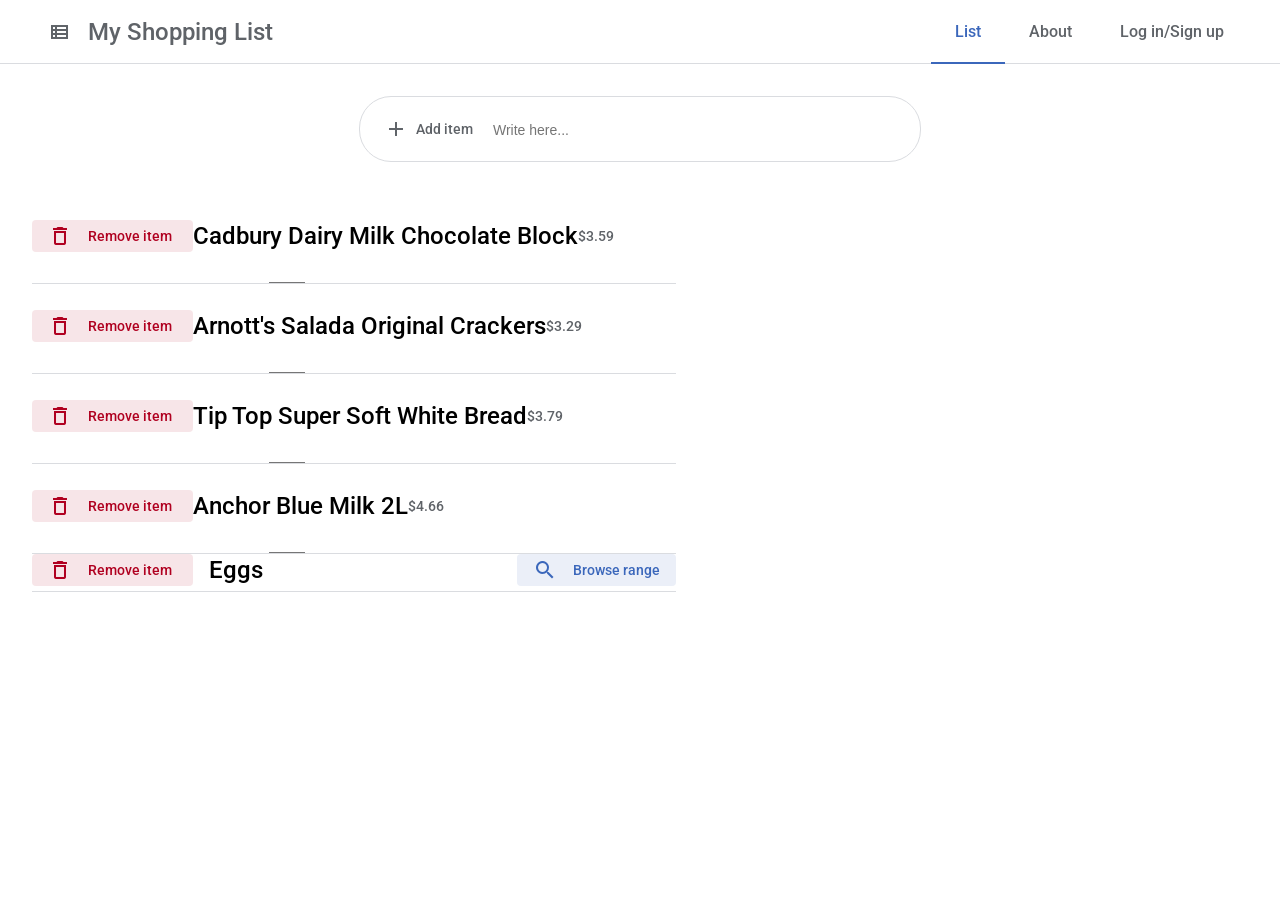
<file: Cart.html>
<!DOCTYPE html>
<html lang="en">

<head>
    <meta charset="UTF-8">
    <meta http-equiv="X-UA-Compatible" content="IE=edge">
    <meta name="viewport" content="width=device-width, initial-scale=1.0">
    <link href="style.css" rel="stylesheet" type="text/css">
    <link
        href="https://fonts.googleapis.com/css?family=Material+Icons|Material+Icons+Outlined|Material+Icons+Two+Tone|Material+Icons+Round|Material+Icons+Sharp"
        rel="stylesheet">
    <link href="https://fonts.googleapis.com/css2?family=Roboto&display=swap" rel="stylesheet">
    <title>My Shopping list</title>
</head>

<body>
    <header>
        <a href="#" class="home_button button">
            <span class="material-icons-outlined button_icon md-36">view_list</span>
            <span class="button_text">My Shopping List</span>
        </a>
        <nav>
            <a href="#" class="nav_button nav_button_active button"><span class="button_text">List</span></a>
            <a href="#" class="nav_button button"><span class="button_text">About</span></a>
            <a href="signup.html" class="nav_button button"><span class="button_text">Log in/Sign up</span></a>
        </nav>
    </header>
    <div class="additem_container">
        <div class="input_container">
            <button type="submit" class="additem_button button" onclick="addElement()">
                <span class="material-icons-outlined button_icon">add</span>
                <span class="button_text">Add item</span>
            </button>
            <div class="resizable_text_box">
                <input type="text" id="myInput" class="question_text_box" placeholder="Write here..."/>
            </div>
        </div>
    </div>
    <main>
        <div class="list_wrapper">
        <ul class="list_item_wrapper_cart todo-items">
            <li class='list_item_cart'>
                <button class='button remove_button remove_button_cart' onclick='del(" + i + ")'>
                    <span class='button_icon remove_button_icon material-icons-outlined'>delete</span>
                    <span class='button_text remove_button_text'>Remove item</span>
                </button>
                <span class="cart_item_wrapper">
                    <span class='list_item_text_cart button_text item-title'> Cadbury Dairy Milk Chocolate Block
                        <h4 class="item_price_small">$3.59</h4>
                    </span>
                    <span class="quantity_items">
                        <h4 class="quantity_text">Quantity</h4>
                        <input type="number" name="quantity" class="quantity" value="1">
                        <h1 class="item_price">$3.59</h1>                      
                    </span>
                    <span class="weights">
                    <h4 class="weight">180g</h4>
                    <h4 class="weight_per">$1.99 per 100g</h4>
                    </span>
                </span>
                
            </li>
            <li class='list_item_cart'>
                <button class='button remove_button remove_button_cart' onclick='del(" + i + ")'>
                    <span class='button_icon remove_button_icon material-icons-outlined'>delete</span>
                    <span class='button_text remove_button_text'>Remove item</span>
                </button>
                <span class="cart_item_wrapper">
                    <span class='list_item_text_cart button_text item-title'> Arnott's Salada Original Crackers
                        <h4 class="item_price_small">$3.29</h4>
                    </span>
                    <span class="quantity_items">
                        <h4 class="quantity_text">Quantity</h4>
                        <input type="number" name="quantity" class="quantity" value="1">
                        <h1 class="item_price">$3.29</h1>                      
                    </span>
                    <span class="weights">
                    <h4 class="weight">250g</h4>
                    <h4 class="weight_per">$1.65 per 100g</h4>
                    </span>
                </span>
                
            </li>
            <li class='list_item_cart'>
                <button class='button remove_button remove_button_cart' onclick='del(" + i + ")'>
                    <span class='button_icon remove_button_icon material-icons-outlined'>delete</span>
                    <span class='button_text remove_button_text'>Remove item</span>
                </button>
                <span class="cart_item_wrapper">
                    <span class='list_item_text_cart button_text item-title'> Tip Top Super Soft White Bread
                        <h4 class="item_price_small">$3.79</h4>
                    </span>
                    <span class="quantity_items">
                        <h4 class="quantity_text">Quantity</h4>
                        <input type="number" name="quantity" class="quantity" value="2">
                        <h1 class="item_price">$7.58</h1>                      
                    </span>
                    <span class="weights">
                    <h4 class="weight">700g</h4>
                    <h4 class="weight_per">$0.54 per 100g</h4>
                    </span>
                </span>
                
            </li>
            <li class='list_item_cart'>
                <button class='button remove_button remove_button_cart' onclick='del(" + i + ")'>
                    <span class='button_icon remove_button_icon material-icons-outlined'>delete</span>
                    <span class='button_text remove_button_text'>Remove item</span>
                </button>
                <span class="cart_item_wrapper">
                    <span class='list_item_text_cart button_text item-title'> Anchor Blue Milk 2L
                        <h4 class="item_price_small">$4.66</h4>
                    </span>
                    <span class="quantity_items">
                        <h4 class="quantity_text">Quantity</h4>
                        <input type="number" name="quantity" class="quantity" value="1">
                        <h1 class="item_price">$4.66</h1>                      
                    </span>
                    <span class="weights">
                    <h4 class="weight">2L</h4>
                    <h4 class="weight_per">$0.23 per 100ml</h4>
                    </span>
                </span>
            </li>
            <li class='list_item_cart_not_selected'>
                <button class='button remove_button' onclick='del(" + i + ")'>
                    <span class='button_icon remove_button_icon material-icons-outlined'>delete</span>
                    <span class='button_text remove_button_text'>Remove item</span>
                </button>
                <span class='list_item_text button_text'> Eggs
                    <button onclick = 'redirect(event)' class='button browse_button'>
                        <span class='button_icon browse_button_icon material-icons-outlined'>search</span>
                        <span class='button_text browse_button_text'>Browse range</span>
                    </button>
                </span>
            </li>
        </ul>
        <div class="cart_wrapper">
            <div class="cart_content">
                <h4>Cart overview</h4>
                <h4 class="items_in_list">5 items in list</h4>
                <h4 class="items_in_cart">4 item in cart</h4>
                <ul class="cart_list">
                    <li class="cart_item"><span class="button_text">Cadbury Dairy Milk Chocolate Block</span><span class="button_text item_cart_price">$3.59</span></li>
                    <li class="cart_item"><span class="button_text">Arnott's Salada Original Crackers</span><span class="button_text item_cart_price">$3.29</span></li>
                    <li class="cart_item"><span class="button_text">Tip Top Super Soft White Bread</span><span class="button_text item_cart_price">$7.58</span></li>
                    <li class="cart_item"><span class="button_text">Anchor Blue Milk 2L</span><span class="button_text item_cart_price">$4.66</span></li>
                </ul>
                <div class="total"><span class="button_text">Total:</span><span class="button_text total_price">$3.59</span></div>
            </div>
            <div class="card_buttons_wrapper">
                <button type="submit" class="card_button button">
                    <span class="material-icons-outlined button_icon">card_giftcard</span>
                    <span class="button_text">Add Promo Code</span>
                </button>
                <button type="submit" class="card_button button">
                    <span class="material-icons-outlined button_icon">credit_card</span>
                    <span class="button_text">Add Clubcard</span>
                </button>
            </div>
            <a href="checkout.html" class="checkout_button button">
                <span class="material-icons-outlined button_icon">add_shopping_cart</span>
                <span class="button_text">Checkout</span>
            </a>
        </div>
    </div>
    </main>
    <script src="javascript.js"></script>
</body>

</html>
</file>
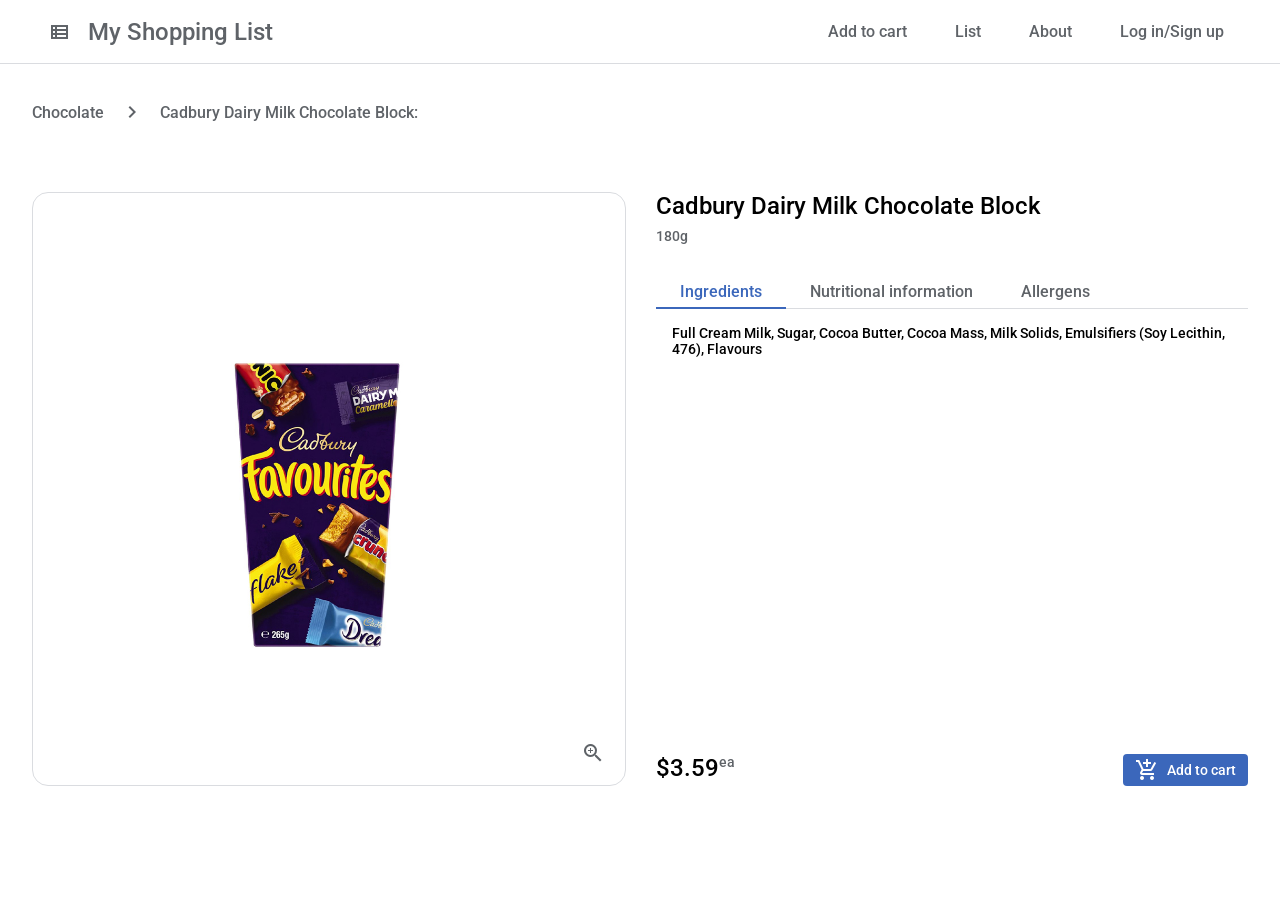
<file: product_details.html>
<!DOCTYPE html>
<html lang="en">

<head>
    <meta charset="UTF-8">
    <meta http-equiv="X-UA-Compatible" content="IE=edge">
    <meta name="viewport" content="width=device-width, initial-scale=1.0">
    <link href="style.css" rel="stylesheet" type="text/css">
    <link
        href="https://fonts.googleapis.com/css?family=Material+Icons|Material+Icons+Outlined|Material+Icons+Two+Tone|Material+Icons+Round|Material+Icons+Sharp"
        rel="stylesheet">
    <link href="https://fonts.googleapis.com/css2?family=Roboto&display=swap" rel="stylesheet">
    <title>My Shopping list</title>
</head>

<body>
    <header>
        <a href="index.html" class="home_button button">
            <span class="material-icons-outlined button_icon md-36">view_list</span>
            <span class="button_text">My Shopping List</span>
        </a>
        <nav>
            <button class="nav_button button" onclick="updateCart();"><span class="button_text">Add to cart</span></button>
            <a href="index.html" class="nav_button button"><span class="button_text">List</span></a>
            <a href="#" class="nav_button button"><span class="button_text">About</span></a>
            <a href="#" class="nav_button button"><span class="button_text">Log in/Sign up</span></a>
        </nav>
    </header>
    <main>
        <div class="inner_nav">
            <a href="Browse.html" class="button"><span class="button_text">Chocolate</span></a>
            <span class="material-icons-outlined button_icon inner_nav_divider">chevron_right</span>
            <a href="#" class="button"><span class="button_text" id="product_name_nav">Cadbury Dairy Milk Chocolate Block:</span></a>
        </div>
        <div class="product_details_wrapper">
            <div class="product_image_wrapper">
                <a href="#" class="product_image_button button">
                    <span class="material-icons-outlined button_icon">zoom_in</span>
                </a>
            </div>
            <div class="product_description_wrapper">
                <h1 id="product_name">Cadbury Dairy Milk Chocolate Block</h1>
                <h4>180g</h4>
                <div class="product_description_tabs">
                    <button onclick="show_ingredients()" class="nav_button nav_button_active button" id="ingredients_button"><span class="button_text">Ingredients</span></button>
                    <button onclick="show_nutritionalInformation()" class="nav_button button" id="nutritionalInformation_button"><span class="button_text">Nutritional information</span></button>
                    <button onclick="show_allergens()" class="nav_button button" id="allergens_button"><span class="button_text">Allergens</span></button>
                </div>
                <section class="product_description_ingredients" id="ingredients">
                    <p>Full Cream Milk, Sugar, Cocoa Butter, Cocoa Mass, Milk Solids, Emulsifiers (Soy Lecithin, 476),
                        Flavours</p>
                </section>
                <section class="product_description_nutritionalInformation" id="nutritionalInformation">
                    <div class="nutritionalInformation_wrapper">
                        <div class="nutrient_wrapper nutrient_wrapper_header"><span>Nutrient</span><span>per 100g</span></div>
                        <div class="nutrient_wrapper"><span>Energy</span><span>2250kJ</span></div>
                        <div class="nutrient_wrapper"><span>Protein</span><span>7.6g</span></div>
                        <div class="nutrient_wrapper"><span>Fat-Total</span><span>30.4g</span></div>
                        <div class="nutrient_wrapper"><span>Fat-Saturated</span><span>19.2g</span></div>
                        <div class="nutrient_wrapper"><span>Carbohydrates</span><span>57.3g</span></div>
                        <div class="nutrient_wrapper"><span>sugar</span><span>56g</span></div>
                        <div class="nutrient_wrapper"><span>Sodium</span><span>82mg</span></div>
                    </div>
                </section>
                <section class="product_description_allergens" id="allergens">
                    <p>Contains Milk and Soy</p>
                    <p>May contain traces of Wheat, Peanuts and Tree Nuts</p>
                </section>
                <div class="addtocart_wrapper">
                    <div class="price">
                        <h1>$3.59</h1>
                        <h4>ea</h4>
                    </div>
                    <button onclick="updateCart" a href="checkout.html" class="addtocart_button button">
                        <span class="material-icons-outlined button_icon">add_shopping_cart</span>
                        <span class="button_text" >Add to cart</span>
                    </a>
                </div>
            </div>
        </div>
    </main>
    <script src="javascript.js"></script>
</body>

</html>
</file>
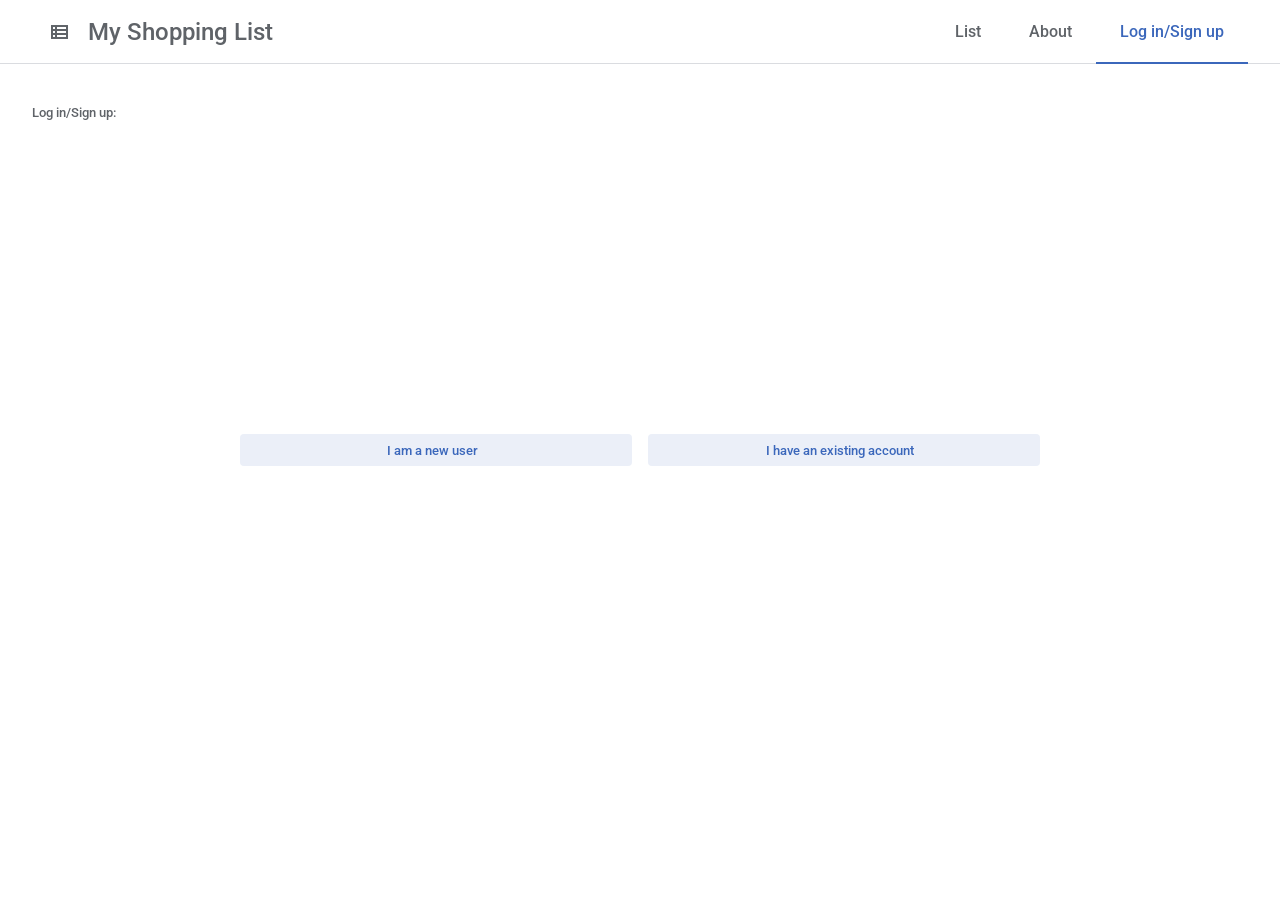
<file: signup.html>
<!DOCTYPE html>
<html lang="en">

<head>
    <meta charset="UTF-8">
    <meta http-equiv="X-UA-Compatible" content="IE=edge">
    <meta name="viewport" content="width=device-width, initial-scale=1.0">
    <link href="style.css" rel="stylesheet" type="text/css">
    <link
        href="https://fonts.googleapis.com/css?family=Material+Icons|Material+Icons+Outlined|Material+Icons+Two+Tone|Material+Icons+Round|Material+Icons+Sharp"
        rel="stylesheet">
    <link href="https://fonts.googleapis.com/css2?family=Roboto&display=swap" rel="stylesheet">
    <title>Login/Signup</title>
</head>

<body>
    <header>
        <a href="index.html" class="home_button button">
            <span class="material-icons-outlined button_icon md-36">view_list</span>
            <span class="button_text">My Shopping List</span>
        </a>
        <nav>
            <a href="index.html" class="nav_button button"><span class="button_text">List</span></a>
            <a href="#" class="nav_button button"><span class="button_text">About</span></a>
            <a href="signup.html" class="nav_button nav_button_active button"><span class="button_text">Log in/Sign up</span></a>
        </nav>
    </header>

    <main>
        <div class="inner_nav inner_nav_signup inner_nav_signup_active" id="inner_nav_loginSignup">
            <button class="button"><span class="button_text">Log in/Sign up:</span></button>
        </div>
        <div class="inner_nav inner_nav_signup" id="inner_nav_createAccount">
            <button onclick="show_cards_wrapper()" class="button"><span class="button_text">Log in/Signup</span></button>
            <span class="material-icons-outlined button_icon inner_nav_divider">chevron_right</span>
            <button class="button"><span class="button_text" id="product_name_nav">Create account:</span></button>
        </div>
        <div class="inner_nav inner_nav_signup" id="inner_nav_email">
            <button onclick="show_cards_wrapper()" class="button"><span class="button_text">Log in/Signup</span></button>
            <span class="material-icons-outlined button_icon inner_nav_divider">chevron_right</span>
            <button class="button"><span class="button_text" id="product_name_nav">Enter email:</span></button>
        </div>
        <div class="inner_nav inner_nav_signup" id="inner_nav_password">
            <button onclick="show_cards_wrapper()" class="button"><span class="button_text">Log in/Signup</span></button>
            <span class="material-icons-outlined button_icon inner_nav_divider">chevron_right</span>
            <button onclick="show_existingaccount()" class="button"><span class="button_text" id="product_name_nav">Enter email</span></button>
            <span class="material-icons-outlined button_icon inner_nav_divider">chevron_right</span>
            <button class="button"><span class="button_text" id="product_name_nav">Enter password:</span></button>
        </div>
        <section class="existingaccount" id="cards_wrapper">
            <div class="login_cards_wrapper">
                <button type="submit" class="login_button button" onclick="show_createaccount()">
                    <span class="button_text">I am a new user</span>
                </button>
                <button type="submit" class="login_button button" onclick="show_existingaccount()">
                    <span class="button_text">I have an existing account</span>
                </button>
            </div>
        </section>
        <section class="existingaccount" id="createaccount_wrapper">
            <div class="all_stores">
                <div class="input_wrapper emailPhoneNumber">
                    <input type="text" placeholder="Email or phone number">
                </div>
                <div class="input_wrapper password">
                    <input type="text" placeholder="Password">
                </div>
                <div class="input_wrapper confirmPassword">
                    <input type="text" placeholder="Confirm password"> 
                </div>
                <a href="accountMade.html" class="create_button button">
                <span class="button_text">Create account</span>
                </a>
            </div>
        </section>
        <section class="existingaccount" id="existingaccount_wrapper">
            <div class="all_stores">
                <div class="input_wrapper emailPhoneNumber">
                    <input type="text" placeholder="Email or phone number">
                </div>
                <button type="submit" class="create_button button" onclick="show_password()">
                    <span class="button_text">Next</span>
                    </button>
                <button type="submit" class="forgot_button button" onclick="show_()">
                    <span class="button_text" >Forgot email?</span>
                    </button>
            </div>
        </section>
        <section class="existingaccount" id="password_wrapper">
            <div class="all_stores">
                <div class="input_wrapper existingPassword">
                    <input type="text" placeholder="Password">
                </div>
                <a href="#" class="create_button button" onclick="show_accountmade()">
                    <span class="button_text">Sign in</span>
                </a>
                <button type="submit" class="forgot_button button" onclick="show_password()">
                    <span class="button_text">Forgot password?</span>
                    </button>
            </div>
        </section>
    </main>
    <script src="javascript.js"></script>
</body>

</html>
</file>
<file: style.css>
html {
    overflow-y: overlay;
}

html,
body {
    padding: 0;
    margin: 0;
}

header {
    display: inline-flex;
    align-content: center;
    justify-content: space-between;
    box-sizing: border-box;
    width: 100vw;
    height: 64px;
    display: flex;
    border: none;
    border-bottom: solid 1px #dadce0;
    padding: 0 32px;
    position: sticky;
    top: 0;
    background: #fff;
    z-index: 10;
}

nav {
    display: inline-flex;
}

main {
    top: 144px;
    margin: 32px auto;
    margin-top: 32px;
    margin-bottom: 0px;
    width: calc(100vw - 64px);
    max-width: 1920px;
    height: calc(100vh - 256px);
}

.additem_container {
    display: grid;
    align-content: center;
    margin: 32px auto;
    margin-top: 32px;
    margin-bottom: 0px;
    width: calc(100vw - 64px);
    max-width: 560px;
    height: 64px;
    border-radius: 32px;
    border: solid 1px #dadce0;
}

.input_container {
    height: 32px;
    padding: 0 16px;
}

.button {
    display: inline-flex;
    padding: 0;
    border: none;
    outline: none;
    overflow: hidden;
    font-weight: 500;
    cursor: pointer;
    font-family: roboto;
    align-self: center;
    background: none;
    text-decoration: none;
    box-sizing: border-box;
}

.button_text,
.button_icon {
    display: inline-flex !important;
    align-items: center !important;
    height: 100% !important;
    white-space: nowrap !important;
}

.button_text {
    padding-right: 16px;
    padding-left: 8px;
}

.button_icon {
    padding-left: 16px;
    padding-right: 8px;
}

.home_button {
    height: 48px;
    font-size: 24px !important;
}

.home_button .button_text,
.button_icon {
    color: #5f6368;
}

.nav_button {
    height: 100%;
    font-size: 16px;
    text-decoration: none;
    margin: 0;
    line-height: 0;
}

.nav_button:hover {
    background: rgba(0, 0, 0, 0.025);
}

.nav_button .button_text {
    padding: 0 24px;
    color: #5f6368;
}

.nav_button .button_text:hover {
    color: #000;
}

.nav_button_active {
    margin-bottom: -2px;
    border-bottom: solid 2px #3B67BB
}

.nav_button_active:hover {
    background: rgba(59, 103, 187, .1);
}

.nav_button_active:hover .button_text {
    color: #3B67BB;
}

.nav_button_active .button_text {
    color: #3B67BB;
}

.additem_button {
    align-self: center;
    height: 32px;
    float: left;
    border-radius: 4px;
}

.additem_button:hover {
    background: rgba(0, 0, 0, 0.025);
}

.additem_button .button_text {
    font-size: 14px;
    padding-right: 8px;
    color: #5f6368;
}

.additem_button .button_icon {
    padding-left: 8px;
    padding-right: 0px;
    color: #5f6368;
}

.additem_button:hover .button_text,
.additem_button:hover .button_icon {
    color: #000;
}

.resizable_text_box {
    height: 32px;
    padding: 0 15px 0 10px;
    overflow: hidden;
}

.resizable_text_box input {
    height: 32px;
    width: 100%;
    border: none;
    outline: none;
    caret-color: #3B67BB;
    font-size: 14px;
}

input:focus::-webkit-input-placeholder {
    color: #3B67BB;
}

.list_item_wrapper {
    list-style: none;
    margin: 0;
    padding: 0;
    max-width: 800px;
    margin-left: auto;
    margin-right: auto;

}

.list_item_wrapper_cart {
    list-style: none;
    margin: 0;
    padding: 0;
    height: 100%;

}

.list_item {
    margin: 0;
    padding: 0;
    border-bottom: solid 1px #dadce0;
    height: 64px;
    align-content: center;
    display: inline-flex;
    padding: 0;
    border: none;
    outline: none;
    overflow: hidden;
    font-weight: 500;
    font-family: roboto;
    align-self: center;
    background: none;
    text-decoration: none;
    box-sizing: border-box;
    border-bottom: solid 1px #dadce0;
    margin: 0;
    width: 100%;
}

.list_item_cart {
    margin: 0;
    padding: 0;
    border-bottom: solid 1px #dadce0;
    align-content: center;
    display: grid;
    grid-template-columns: 1fr 3fr;
    padding: 0;
    border: none;
    outline: none;
    overflow: hidden;
    font-weight: 500;
    font-family: roboto;
    align-self: center;
    background: none;
    text-decoration: none;
    box-sizing: border-box;
    border-bottom: solid 1px #dadce0;
    padding-bottom: 5px;
    width: 100%;
}

.list_item_cart_not_selected{
    margin: 0;
    padding: 0;
    border-bottom: solid 1px #dadce0;
    align-content: center;
    display: grid;
    grid-template-columns: 1fr 3fr;
    padding: 0;
    border: none;
    outline: none;
    overflow: hidden;
    font-weight: 500;
    font-family: roboto;
    align-self: center;
    background: none;
    text-decoration: none;
    box-sizing: border-box;
    border-bottom: solid 1px #dadce0;
    padding-bottom: 5px;
    width: 100%;
}

.cart_item_wrapper {
    margin-left: 16px;
}
.quantity_items{
    display: flex;
    margin-top: 4px;
}

.quantity_text{
    margin-top: 5px;
}

.weights{
    display: flex;
}

.item_price_small{
    margin-left: auto;
}

.item_price{
    margin-left: auto;
}

.weight_per{
    margin-left: auto;
}

.quantity{
    margin-left: 20px;
    width: 30px;
    height: 15px;
}




.list_item_text {
    display: inline-flex !important;
    align-items: center !important;
    height: 100% !important;
    white-space: nowrap !important;
    padding: 0;
    font-family: Roboto;
    font-weight: 500;
    font-size: 24px;
    color: #000;
    margin: 0 16px;
    flex-grow: 2;
    overflow: hidden;
}

.list_item_text_cart {
    display: inline-flex !important;
    align-items: center !important;
    height: 100% !important;
    white-space: nowrap !important;
    padding: 0;
    font-family: Roboto;
    font-weight: 500;
    font-size: 24px;
    color: #000;
    flex-grow: 2;
    overflow: hidden;
}
.remove_button_cart{
    margin-right: 50px;
}

.remove_button_text,
.remove_button_icon {
    pointer-events: none;
    color: #B00020;
}

.remove_button_text {
    font-size: 14px;
}

.remove_button_icon {}

.remove_button {
    height: 32px;
    background: rgba(176, 0, 32, .1);
    border-radius: 4px;
    margin: 0;
    color: #B00020;
}

.browse_button_text,
.browse_button_icon {
    pointer-events: none;
    color: #3B67BB;
}

.browse_button_text {
    font-size: 14px;
}

.remove_button_icon {}

.browse_button {
    height: 32px;
    background: rgba(59, 103, 187, .1);
    border-radius: 4px;
    margin: 0;
    margin-left: auto;
}

.list_wrapper {
    display: grid;
    grid-template-columns: auto 540px;
    height: 100%;
    gap: 32px;
}

.cart_wrapper {
    display: none;
    flex-direction: column;
    gap: 16px;
}

.cart_wrapper_checkout {
    flex-direction: column;
    display: flex;
    gap: 16px;
    height: 100%;
}

.cart_content {
    flex-grow: 2;
    border: solid 1px #dadce0;
    border-radius: 8px;
    padding: 16px;
    display: flex;
    flex-direction: column;
}

.checkout_cart_content {
    flex-grow: 2;
    border: solid 1px #dadce0;
    border-radius: 8px;
    padding: 16px;
    display: flex;
    flex-direction: column;
}

.items_in_list, .items_in_cart {
    float: right;
    margin: 8px 0;
    margin-left: auto;
}

.cart_list {
    margin: 0;
    padding: 0;
    height: 100%;
    display: flex;
    flex-direction: column;
    justify-content: flex-end;
    gap: 16px;
    margin-bottom: 16px;

}

.cart_list_item {
    height: 128px;
    margin: 0;
    padding: 0;
    border-bottom: solid 1px #dadce0;
    align-content: space-between;
    display: flex;
    padding: 0;
    border: none;
    outline: none;
    overflow: hidden;
    font-weight: 500;
    font-family: roboto;
    align-self: center;
    background: none;
    text-decoration: none;
    box-sizing: border-box;
    border-bottom: solid 1px #dadce0;
    margin: 0;
    width: 100%;
}

.cart_middle_wrapper {
    display: flex;
    flex-direction: column;
}

.cart_end_wrapper {
    display: flex;
    flex-direction: column;
    margin-left: auto;
    margin-right: 0;
    padding: 0;
}

.cart_middle_wrapper .button_text {
    color: #5f6368;
    padding: 0;
}

.cart_end_wrapper .button_text {
    margin: 0;
    padding: 0;
    margin-left: auto;
    margin-right: 0;
    color: #5f6368;
}

.cart_end_wrapper span {
    margin-left: auto;
}


.cart_item_text {
    font-size: 24px;
    color: #000;
    display: inline-flex !important;
    align-items: center !important;
    height: 100% !important;
    white-space: nowrap !important;
}

.list_item_text {
    margin-right: 0;
}

.cart_middle_wrapper span {
    margin-left: 16px;
}

.cart_item {
    list-style: none;
    margin: 0;
    padding: 0;
    display: flex;
    width: 100%;
    height: 24px;
    border-bottom: 1px solid #dadce0;
    justify-content: space-between;
}

.cart_item span {
    font-family: Roboto;
    font-weight: 500;
    font-size: 14px;
    margin: 0;
    padding: 0;
    color: #5f6368;

}

.total {
    height: 64px;
    display: inline-flex;
    justify-content: space-between;
    width: 100%;
}

.total span {
    font-family: Roboto;
    font-weight: 500;
    font-size: 24px;
    padding: 0;
}

.card_buttons_wrapper {
    width: 100%;
    display: grid;
    grid-template-columns: 1fr 1fr;
    gap: 16px;
}

.card_button {
    background-color: rgba(59, 103, 187, .1);
    height: 32px;
    border-radius: 4px;
}

.card_button span {
    color: #3B67BB;
}

.checkout_button {
    background-color: #3B67BB;
    width: 100%;
    height: 64px;
    border-radius: 8px;
}

.checkout_button span {
    color: #fff;
    font-size: 24px;
}

.checkout_wrapper {
    margin-top: 66px;
    display: grid;
    grid-template-columns: auto 540px;
    height: 100%;
    gap: 32px;
}

.cart_wrapper {
    height: 100%;
}

.place_order_button {
    background-color: rgba(0, 0, 0, 0.025);
    width: 100%;
    height: 64px;
    border-radius: 8px;
}

.place_order_button span {
    color: #5f6368;
    font-size: 24px;
}

.confirm_order {
    display: none;
    gap: 16px;
}

.confirm_order_button {
    background-color: #3B67BB;
    width: 100%;
    height: 64px;
    border-radius: 8px;
}

.confirm_order_button span {
    color: #fff;
    font-size: 24px;
}

.backtolist_order_button {
    background-color: rgba(59, 103, 187, 0.1);
    width: 100%;
    height: 64px;
    border-radius: 8px;
}

.backtolist_order_button span {
    color: #3B67BB;
    font-size: 24px;
}

.purchase_details_wrapper section {
    max-width: calc(100vw - 32px - 32px - 32px - 540px);
    width: 100%;
}

#login_wrapper {
    display: flex;
    justify-content: center;
    height: 100%;
}

.login_button {
    background-color: rgba(59, 103, 187, .1);
    height: 32px;
    border-radius: 4px;
    justify-content: center;
}

.login_button span {
    color: #3B67BB;
}

#deliveryorpickup_wrapper {
    display: none;
    justify-content: center;
    height: 100%;
}

#deliverydetails_wrapper {
    display: none;
    justify-content: center;
    height: 100%;
}

.all_inputs {
    margin: auto 0;
    display: flex;
    flex-direction: column;
    width: 100%;
}

.inputs_wrapper {
    display: grid;
    grid-template-columns: 1fr 1fr;
    width: 100%;
    gap: 16px;
}

.input_wrapper {
    height: 32px;
    border: 1px solid #dadce0;
    border-radius: 16px;
    outline: none;
    padding: 0 8px;
}

.input_wrapper input {
    height: 32px;
    border: none;
    outline: none;
    width: 100%;
    background-color: transparent;
}

.delivery_checkbox  {
    padding: 0;
    margin: 0;
    margin-top: 32px;
}

.delivery_checkbox label {
    margin: 0;
}

.delivery_button {
    background-color: #3B67BB;
    height: 32px;
    border-radius: 4px;
    margin-right: auto;
    margin-top: 32px;
}

.delivery_button span {
    padding: 0 16px;
    color: #fff;
    margin: 0;
}

.streetAddress {
    grid-column: 1/3;
}

.phoneNumber {
    grid-row: 5/6;
}

#purchasedetails_wrapper {
    display: none;
    justify-content: center;
    height: 100%;
}

.purchase_checkbox  {
    padding: 0;
    margin: 0;
    margin-bottom: 16px;
}

.purchase_checkbox label {
    margin: 0;
}

.nameonCard, .cardNumber {
    grid-column: 1/3;
}

.order_placed_wrapper {
    width: 100%;
    height: 100%;
    display: flex;
    align-content: center;
    justify-content: center;
}

.order_placed_content {
    display: flex;
    flex-direction: column;
    margin-top: auto;
    margin-bottom: auto;
    gap: 32px;
}

.order_placed_text {
    align-self: center;
    justify-self: center;
}

.placed_button {
    background-color: rgba(59, 103, 187, .1);
    height: 32px;
    border-radius: 4px;
}

.placed_button span {
    color: #3B67BB;
}

.inner_nav {
    height: 32px;
    display: inline-flex;
    box-sizing: border-box;
    display: flex;
}

.inner_nav a {
    height: 32px;
}

.inner_nav .button_text {
    color: #5f6368;
    padding: 0;
    margin: 0;
}

.inner_nav_divider {
    padding: 0;
    margin: 0 16px;
}

.filter_wrapper {
    height: 32px;
    display: inline-flex;
    align-content: center;
    justify-content: space-between;
    box-sizing: border-box;
    display: flex;
    margin-top: 16px;
    margin-bottom: 16px;
}

.dropdown_button {
    align-self: center;
    height: 32px;
    float: left;
    border-radius: 4px;
    border: 1px solid #dadce0;
    border-radius: 16px;
    padding-left: 8px;
    padding-right: 8px;
}

.dropdown_button span {
    pointer-events: none;
}

.dropdown_button:hover {
    background: rgba(59, 103, 187, .1);
}

.dropdown_button .button_text {
    font-size: 14px;
    padding-right: 8px;
    color: #5f6368;
}

.dropdown_button .button_icon {
    padding-left: 4px;
    padding-right: 0px;
    color: #3B67BB;
}

.dropdown_button .button_text {
    padding-right: 4px;
}

.dropdown_button:hover .button_text,
.dropdown_button:hover .button_icon {
    color: #3B67BB;
}

.dropdown_button_active {
    background: rgba(59, 103, 187, .1);
}

.dropdown_button_active .button_text,
.dropdown_button_active .button_icon {
    color: #3B67BB;
}

.dropdown-content {
    display: none;
    position: absolute;
    margin-top: 40px;
    background-color: #fff;
    min-width: 80px;
    box-shadow: rgba(0, 0, 0, 0.1) 0px 2px 5px;
    z-index: 1;
    border-radius: 4px;
    padding: 8px 0;
}

.dropdown-content button {
    color: #5f6368;
    padding: 0 12px;
    height: 32px;
    text-decoration: none;
    display: flex;
    align-content: center;
    align-items: center !important;
    white-space: nowrap !important;
    font-family: Roboto;
    font-weight: 500;
    font-size: 14px;
    background: none;
    border: none;
    width: 100%;
    cursor: pointer;
}

.dropdown-content button:hover {
    background-color: rgba(0, 0, 0, 0.1);
    color: #000;
}

.show {
    display: block;
}

label {
    font-size: 14px;
}



button.active,
button.active:hover {
    background-color: rgba(59, 103, 187, .1);
    color: #000;
}


.checkbox_button {
    align-self: center;
    height: 32px;
    float: left;
    border-radius: 4px;
    margin-left: 16px;
    -webkit-user-select: none;
    -moz-user-select: none;
    -ms-user-select: none;
    user-select: none;
    padding: 0;
    font-size: 14px;
}

.mdc-form-field {
    font-size: 14px;
}


.mdc-checkbox__checkmark {
    box-sizing: border-box;
    background: #3B67BB;
    border: #3B67BB 2px solid;
    border-radius: 2px;
    box-sizing: content-box;
    margin: -2px;
}

.sort {
    height: 32px;
    display: inline-flex;
    align-content: center;
    justify-content: space-between;
    box-sizing: border-box;
    display: flex;
}

.num_results {
    display: inline-flex !important;
    align-items: center !important;
    height: 100% !important;
    white-space: nowrap !important;
    margin: 0 16px;
    font-family: roboto;
    font-size: 14px;
    color: #5f6368;
}

.product_wrapper {
    display: flex;
    flex-direction: row;
    flex-wrap: wrap;
    gap: 16px;
}

.product {
    display: flex;
    height: calc(.25* calc(100vw - 112px));
    width: calc(.25* calc(100vw - 112px));
    max-width: 468px;
    max-height: 468px;
    border: 1px solid #dadce0;
    box-sizing: border-box;
    border-radius: 8px;
    padding: 16px;
    flex-direction: column;
    text-decoration: none;
    transition: all .18s ease;
    cursor: pointer;
}

.product:hover {
    transform: translate(0, -1px);
    box-shadow: rgba(0, 0, 0, 0.1) 0px 2px 5px;
}

#cadbury {
    background-image: url(images/chocolate/Favourites.jpg);
    background-size: cover;
}

#snickers {
    background-image: url(images/chocolate/Snickers.jpg);
    background-size: cover;
}

#whittakers {
    background-image: url(images/chocolate/Whittakers.jpg);
    background-size: cover;
}

#caramilk {
    background-image: url(images/chocolate/Caramilk.jpg);
    background-size: cover;
}

#ferrero {
    background-image: url(images/chocolate/Ferrero.jpg);
    background-size: cover;
}

#slab {
    background-image: url(images/chocolate/Slab.jpg);
    background-size: cover;
}

#roses {
    background-image: url(images/chocolate/Roses.jpg);
    background-size: cover;
}

#almond {
    background-image: url(images/chocolate/Almond.jpg);
    background-size: cover;
}

#hotchocolate {
    background-image: url(images/chocolate/Hotchocolate.jpg);
    background-size: cover;
}

#lindt {
    background-image: url(images/chocolate/Lindt.jpg);
    background-size: cover;
}

#mm {
    background-image: url(images/chocolate/Mm.jpg);
    background-size: cover;
}

#milk {
    background-image: url(images/chocolate/Milk.jpg);
    background-size: cover;
}

#tiptopwhite {
    background-image: url(images/bread/Tiptop.jpg);
    background-size: cover;
}

#tiptopfruit {
    background-image: url(images/bread/Tiptopfruit.jpg);
    background-size: cover;
}

#valuewhite {
    background-image: url(images/bread/Valuewhite.jpg);
    background-size: cover;
}

#vogel {
    background-image: url(images/bread/Vogel.jpg);
    background-size: cover;
}

#ploughmans {
    background-image: url(images/bread/Ploughmans.jpg);
    background-size: cover;
}

#naturewhite {
    background-image: url(images/bread/Naturewhite.jpg);
    background-size: cover;
}

#molenberg {
    background-image: url(images/bread/Molenberg.jpg);
    background-size: cover;
}

#freyawholemeal {
    background-image: url(images/bread/Freyawholemeal.jpg);
    background-size: cover;
}

#freyamixed {
    background-image: url(images/bread/Freyamixed.jpg);
    background-size: cover;
}

#burgentoast {
    background-image: url(images/bread/Burgentoast.jpg);
    background-size: cover;
}

#mackenzietoast {
    background-image: url(images/bread/Mackenzietoast.jpg);
    background-size: cover;
}

#pamsbreadcrumbs {
    background-image: url(images/bread/Pamsbreadcrumbs.jpg);
    background-size: cover;
}

#anchorblue3l {
    background-image: url(images/milk/anchorblue3L.jpg);
    background-size: cover;
}

#anchorblue2l {
    background-image: url(images/milk/anchorblue2l.jpg);
    background-size: cover;
}

#anchorblue300 {
    background-image: url(images/milk/anchorblue300.jpg);
    background-size: cover;
}

#anchorcalci {
    background-image: url(images/milk/anchorcalci.jpg);
    background-size: cover;
}

#anchortrim {
    background-image: url(images/milk/anchortrim.jpg);
    background-size: cover;
}

#valuemilk2l {
    background-image: url(images/milk/valuemilk2l.jpg);
    background-size: cover;
}

#valuetrim2L {
    background-image: url(images/milk/valuetrim2L.jpg);
    background-size: cover;
}

#valuelite1l {
    background-image: url(images/milk/valuelite1l.jpg);
    background-size: cover;
}

#pamsmilk1l {
    background-image: url(images/milk/pamsmilk1l.jpg);
    background-size: cover;
}

#vitasoyoat {
    background-image: url(images/milk/vitasoyoat.jpg);
    background-size: cover;
}

#sanitariumalmond {
    background-image: url(images/milk/sanitariumalmond.jpg);
    background-size: cover;
}

#arnottcrackers {
    background-image: url(images/crackers/arnottcrackers.jpg);
    background-size: cover;
}

#arnottched {
    background-image: url(images/crackers/arnottched.jpg);
    background-size: cover;
}

#doritocrackers {
    background-image: url(images/crackers/doritocrackers.jpg);
    background-size: cover;
}

#huntleycrackers {
    background-image: url(images/crackers/huntleycrackers.jpg);
    background-size: cover;
}

h1 {
    margin: 0;
    padding: 0;
    font-family: Roboto;
    font-weight: 500;
    font-size: 24px;
    margin-bottom: 8px;
    color: #000;
}

h4 {
    margin: 0;
    padding: 0;
    font-family: Roboto;
    font-weight: 500;
    font-size: 14px;
    color: #5f6368;
}

.product h1, h4, .addtocart_wrapper {
    text-align: start;
    pointer-events: none;
}

.price {
    display: inline-flex;
    align-content: center;
}

.addtocart_wrapper {
    display: inline-flex;
    height: 32px;
    margin-top: auto;
    justify-content: space-between;
    width: 100%;
}

.addtocart_button {
    height: 32px;
    float: right;
    border-radius: 4px;
    padding-left: 8px;
    padding-right: 8px;
    background: #3B67BB;
    pointer-events: all;
}

.addtocart_button:hover {}

.addtocart_button .button_text {
    font-size: 14px;
    padding-right: 8px;
    color: #fff;
}

.addtocart_button .button_icon {
    padding-left: 4px;
    padding-right: 0px;
    color: #fff;
}

.addtocart_button .button_text {
    padding-right: 4px;
}

.addtocart_button:hover .button_text,
.addtocart_button:hover .button_icon {}

.product_details_wrapper {
    margin-top: 64px;
    display: grid;
    grid-template-columns: 1fr 1fr;
    gap: 32px;
}

.product_image_wrapper {
    border: solid 1px #dadce0;
    width: 100%;
    padding-top: 100%;
    /* 1:1 Aspect Ratio */
    border-radius: 16px;
    display: flex;
    position: relative;
    background-image: url(images/chocolate/Favourites.jpg);
    background-size: cover;
}

.product_image_button {
    align-self: center;
    height: 32px;
    width: 32px;
    float: left;
    border-radius: 16px;
    justify-content: center;
    align-content: center;
    margin: 16px;
    position: absolute;
    top: 0;
    left: 0;
    bottom: 0;
    right: 0;
    display: flex;
    margin-left: auto;
    margin-top: auto;
}


.product_image_button .button_icon {
    padding: 0px;
    margin: 0px;
    color: #5f6368;
}


.product_description_wrapper {
    display: flex;
    flex-direction: column;
}

.product_description_tabs {
    margin-top: 32px;
    height: 32px;
    border-bottom: 1px solid #dadce0;
    display: inline-flex;
}

.product_description_ingredients {
    display: block;
    margin: 0;
    padding: 16px;
}

.product_description_nutritionalInformation {
    display: none;
    margin: 0;
    padding: 16px;
}

.product_description_allergens {
    display: none;
    margin: 0;
    padding: 16px;
}

p {
    margin: 0;
    padding: 0;
    font-family: Roboto;
    font-weight: 500;
    font-size: 14px;
}

.nutrient_wrapper {
    display: inline-flex;
    justify-content: space-between;
    height: 32px;
    border-bottom: 1px solid #dadce0;
    width: 100%;
    font-family: Roboto;
    font-size: 14px;
}

.nutrient_wrapper span {
    align-self: center;
}

.nutrient_wrapper_header span {
    color: #5f6368;
}

label {
    display: inline-block;
    cursor: pointer;
    padding-left: 25px;
    position: relative;
}


.resize-animation-stopper * {
    animation: none !important;
    transition: none !important;
}


#createaccount_wrapper {
    display: none;

}

.create_button {
    display: flex;
    background-color: #3B67BB;
    height: 32px;
    border-radius: 4px;
    width: 100%;
    justify-content: center;
}

.create_button span {
    padding: 0 16px;
    color: #fff;
    margin: 0;
    font-size: 14px;
}

#existingaccount_wrapper {
    display: none;


}

.existingaccount {
    display: flex;
    flex-flow: column;
    align-content: center;
    justify-content: center;
    height: 100%;
    width: 100%;
}

#password_wrapper {
    display: none;
}

.forgot_button {
    height: 32px;
    border-radius: 4px;
    background-color: rgba(59, 103, 187, .1);
    margin-right: auto;
}

.forgot_button span {
    padding: 0 16px;
    color: #3B67BB;
    margin: 0;
}


.all_stores {
    margin: auto 0;
    display: flex;
    flex-direction: column;
    width: 400px;
    align-self: center;
    gap: 16px;
}

.login_cards_wrapper {
    margin: auto 0;
    display: flex;
    width: calc(100vw - 64px);
    max-width: 800px;
    align-self: center;
    gap: 16px;
}

.login_cards_wrapper .button {
    width: 100%;
}

.inner_nav_signup {
    display: none;
}
.inner_nav_signup_active {
    display: flex;
}

.inner_nav_checkout {
    display: none;
}
.inner_nav_checkout_active {
    display: flex;
}

.cart_item_wrapper {
    margin: 0 0;
    padding: 0;
}


.modal {
    z-index: 100;
    display: none;
    padding-top: 10px;
    position: fixed;
    left: 0;
    top: 64px;
    width: 100%;
    height: calc(100% - 64px);
    overflow: auto;
    background-color: #fff;
}

.modal_content {
    top: 144px;
    margin: 32px auto;
    top: 32px;
    margin-bottom: 0px;
    width: calc(100vw - 64px);
    max-width: 1920px;
    height: calc(100vh - 256px);
}
</file>
